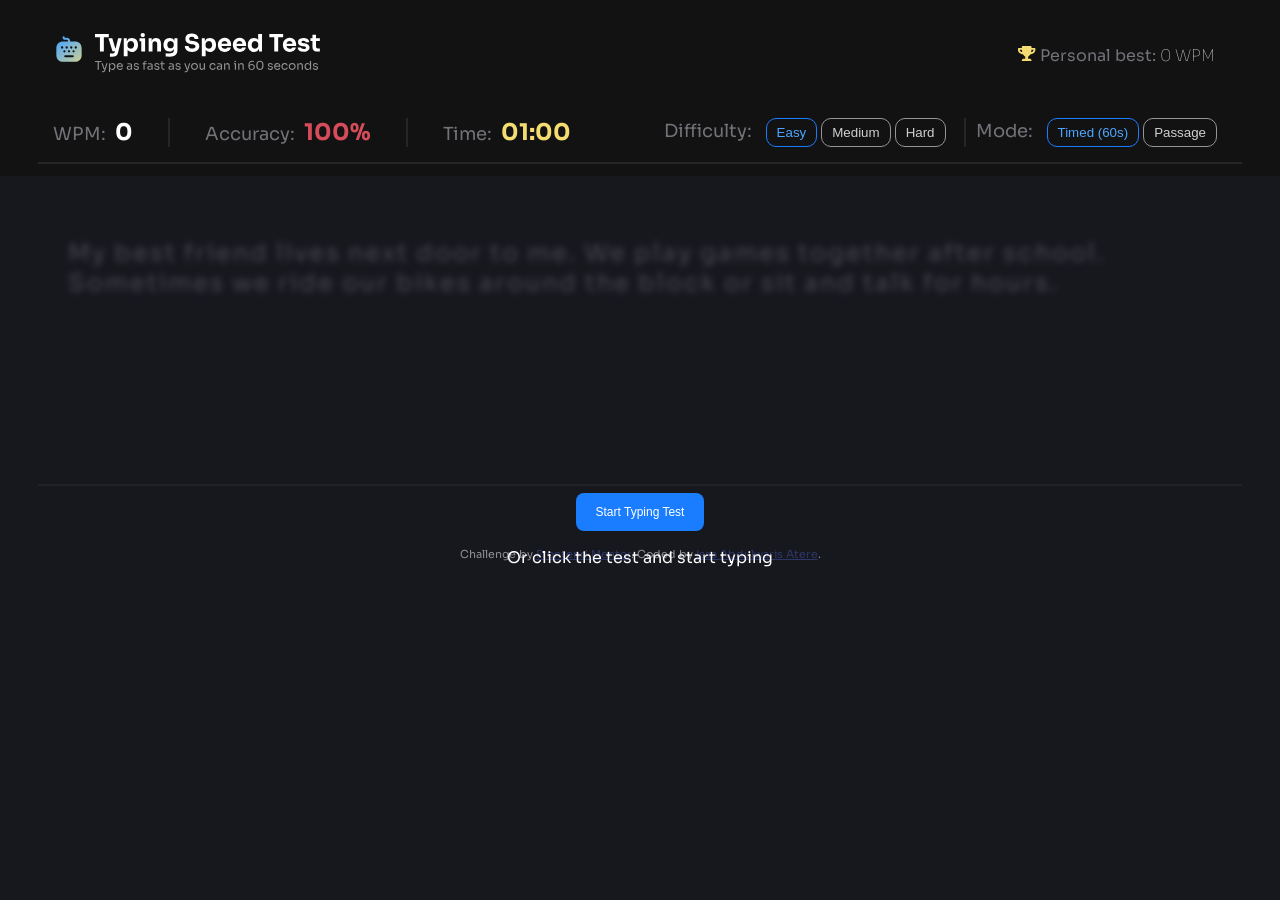
<file: index.html>
<!DOCTYPE html>
<html lang="en">
<head>
  <meta charset="UTF-8">
  <meta name="viewport" content="width=device-width, initial-scale=1.0">

  <link rel="icon" type="image/png" sizes="32x32" href="./typing-speed-test-main/assets/images/favicon-32x32.png">
  <link font-family="Sora" href="https://fonts.googleapis.com/css2?family=Sora:wght@400;700&display=swap" rel="stylesheet">
  <link rel="stylesheet" href="styles/type-speed.css">
  <link rel="stylesheet" href="styles/share/general.css">

  <title>Frontend Mentor | Typing Speed Test</title>

  <style>
    .attribution { font-size: 11px; text-align: center; }
    .attribution a { color: hsl(228, 45%, 44%); }
  </style>
</head>
<body>
  <header>
  </header>
  <main>
  </main>
  <footer>
    <button type="reset" class="general-button restart js-restart-button">
      <span>Restart Test</span> 
      <img src="typing-speed-test-main/assets/images/icon-restart.svg"
        alt="Restart icon" class="restart-image">
    </button><br>

    <div class="attribution">
      Challenge by <a href="https://www.frontendmentor.io?ref=challenge">Frontend Mentor</a>. 
      Coded by <a href="https://www.linkedin.com/in/issa-abdulwaris-atere-b4329639b" target="_blank">Issa Abdulwaris Atere</a>.
    </div>
  </footer>
  <script type="module" src="src/type-speed.js"></script>
</body>
</html>
</file>
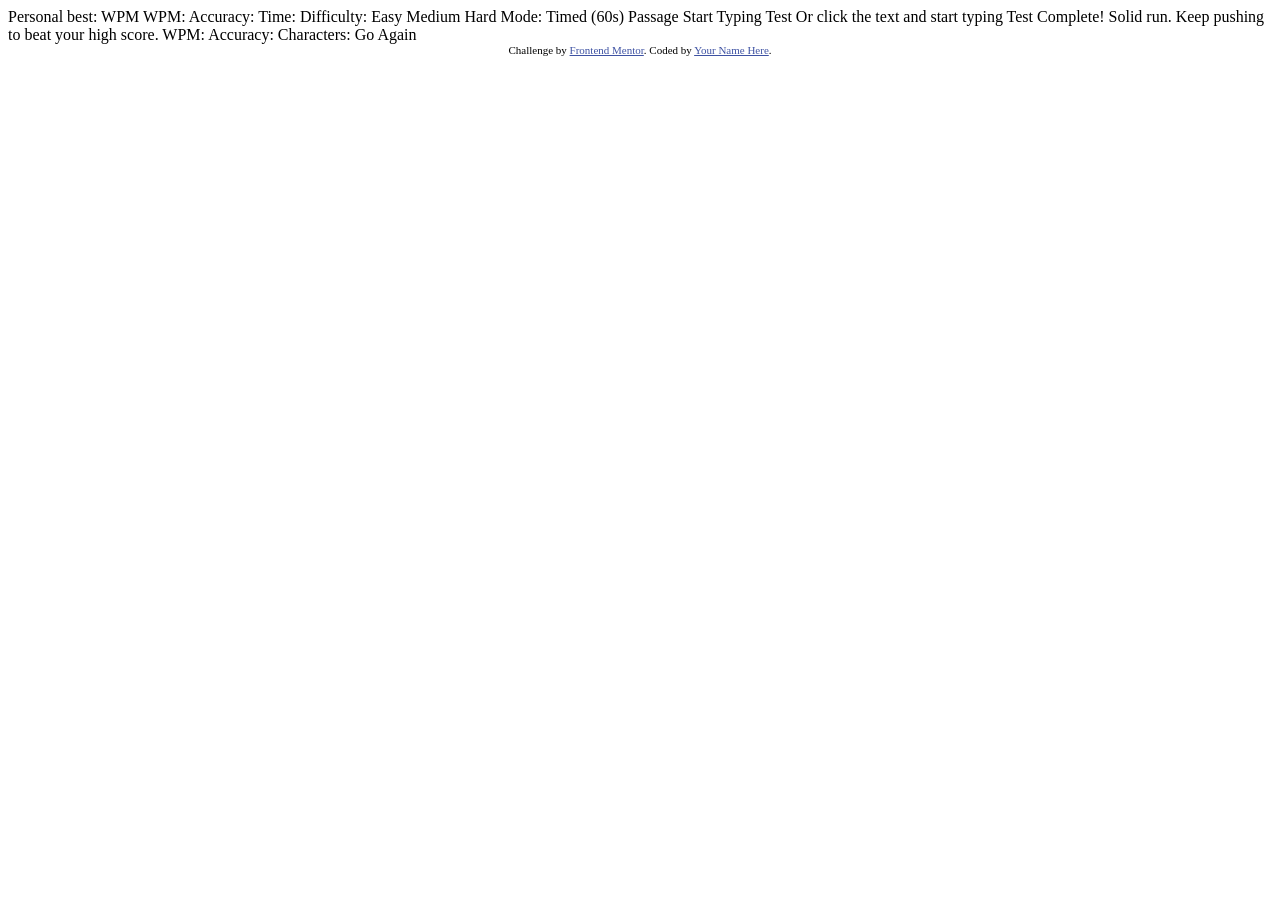
<file: typing-speed-test-main/index.html>
<!DOCTYPE html>
<html lang="en">
<head>
  <meta charset="UTF-8">
  <meta name="viewport" content="width=device-width, initial-scale=1.0"> <!-- displays site properly based on user's device -->

  <link rel="icon" type="image/png" sizes="32x32" href="./assets/images/favicon-32x32.png">
  
  <title>Frontend Mentor | Typing Speed Test</title>

  <!-- Feel free to remove these styles or customise in your own stylesheet 👍 -->
  <style>
    .attribution { font-size: 11px; text-align: center; }
    .attribution a { color: hsl(228, 45%, 44%); }
  </style>
</head>
<body>

  Personal best: <!-- PB --> WPM

  WPM: <!-- WPM -->
  Accuracy: <!-- Accuracy -->
  Time: <!-- Time -->

  Difficulty:
  Easy
  Medium
  Hard

  Mode:
  Timed (60s)
  Passage

  <!-- Passage -->

  Start Typing Test
  Or click the text and start typing

  <!-- Test Complete Start -->

  Test Complete!
  Solid run. Keep pushing to beat your high score.

  WPM: <!-- WPM -->
  Accuracy: <!-- Accuracy -->
  Characters: <!-- Correct/Incorrect -->

  Go Again
  
  <!-- Test Complete End -->

  <div class="attribution">
    Challenge by <a href="https://www.frontendmentor.io?ref=challenge">Frontend Mentor</a>. 
    Coded by <a href="#">Your Name Here</a>.
  </div>
</body>
</html>
</file>
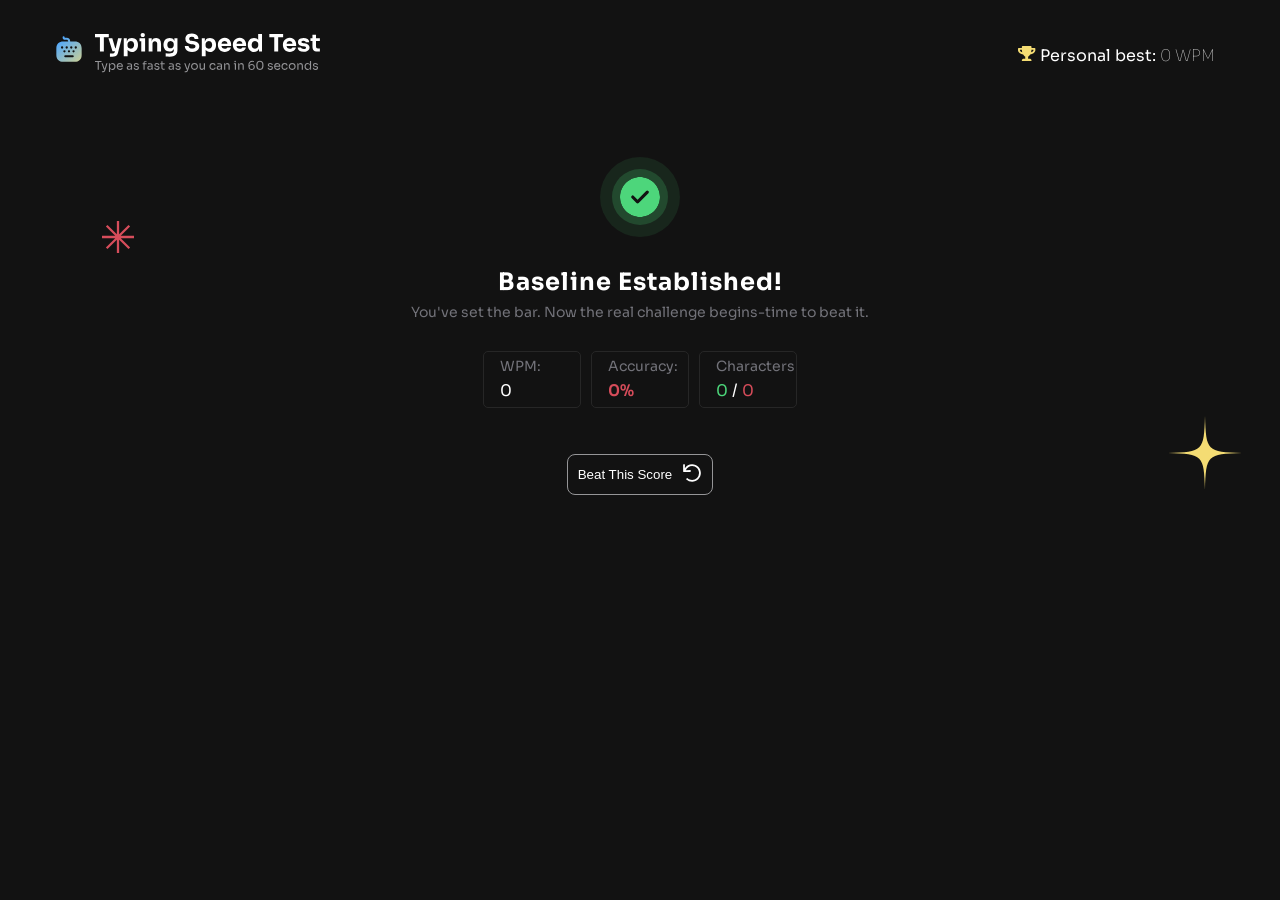
<file: first-result-test.html>
<!DOCTYPE html>
<html lang="en">
<head>
  <meta charset="UTF-8">
  <meta name="viewport" content="width=device-width, initial-scale=1.0">
  <title>First Test Result</title>
  <link rel="icon" type="image/png" sizes="32x32" href="./typing-speed-test-main/assets/images/favicon-32x32.png">
  <link font-family="Sora" href="https://fonts.googleapis.com/css2?family=Sora:wght@400;700&display=swap" rel="stylesheet">

  <link rel="stylesheet" href="styles/share/general.css">
  <link rel="stylesheet" href="styles/first-result-test.css">
</head>
<body>
  <header></header>
  <main></main>
  <script type="module" src="src/first-result-test.js"></script>
</body>
</html>
</file>
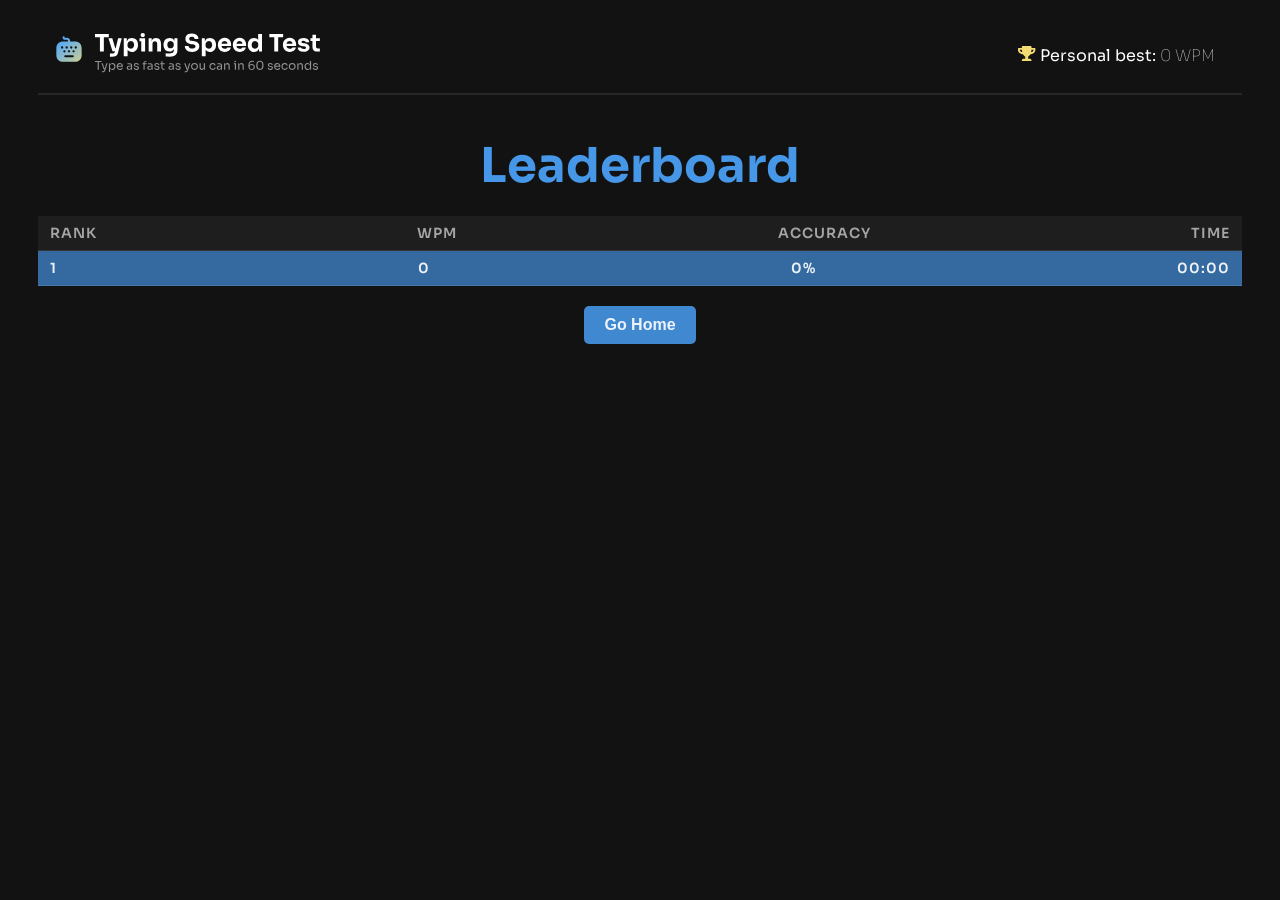
<file: leaderboard.html>
<!DOCTYPE html>
<html lang="en">
<head>
  <meta charset="UTF-8">
  <meta name="viewport" content="width=device-width, initial-scale=1.0">
  <title>Leaderboard</title>
  <link rel="icon" type="image/png" sizes="32x32" href="./typing-speed-test-main/assets/images/favicon-32x32.png">
  <link font-family="Sora" href="https://fonts.googleapis.com/css2?family=Sora:wght@400;700&display=swap" rel="stylesheet">

  <link rel="stylesheet" href="styles/share/general.css">
  <link rel="stylesheet" href="styles/leaderboard.css">
</head>
<body>
  <header></header>
  <main>
    <section class="leaderboard-section">
      <h1 class="leaderboard-title">Leaderboard</h1>
      <div class="leaderboard-table">
        <div class="table-header">
          <span class="header-rank">Rank</span>
          <span class="header-wpm">WPM</span>
          <span class="header-accuracy">Accuracy</span>
          <span class="header-time">Time</span>
        </div>
        <div class="table-body">
        </div>
      </div>

      <button type="reset" class="go-to-home js-go-to-home">Go Home</button>
    </section>
  </main>

  <script type="module" src="src/leaderboard.js"></script>
</body>
</html>
</file>
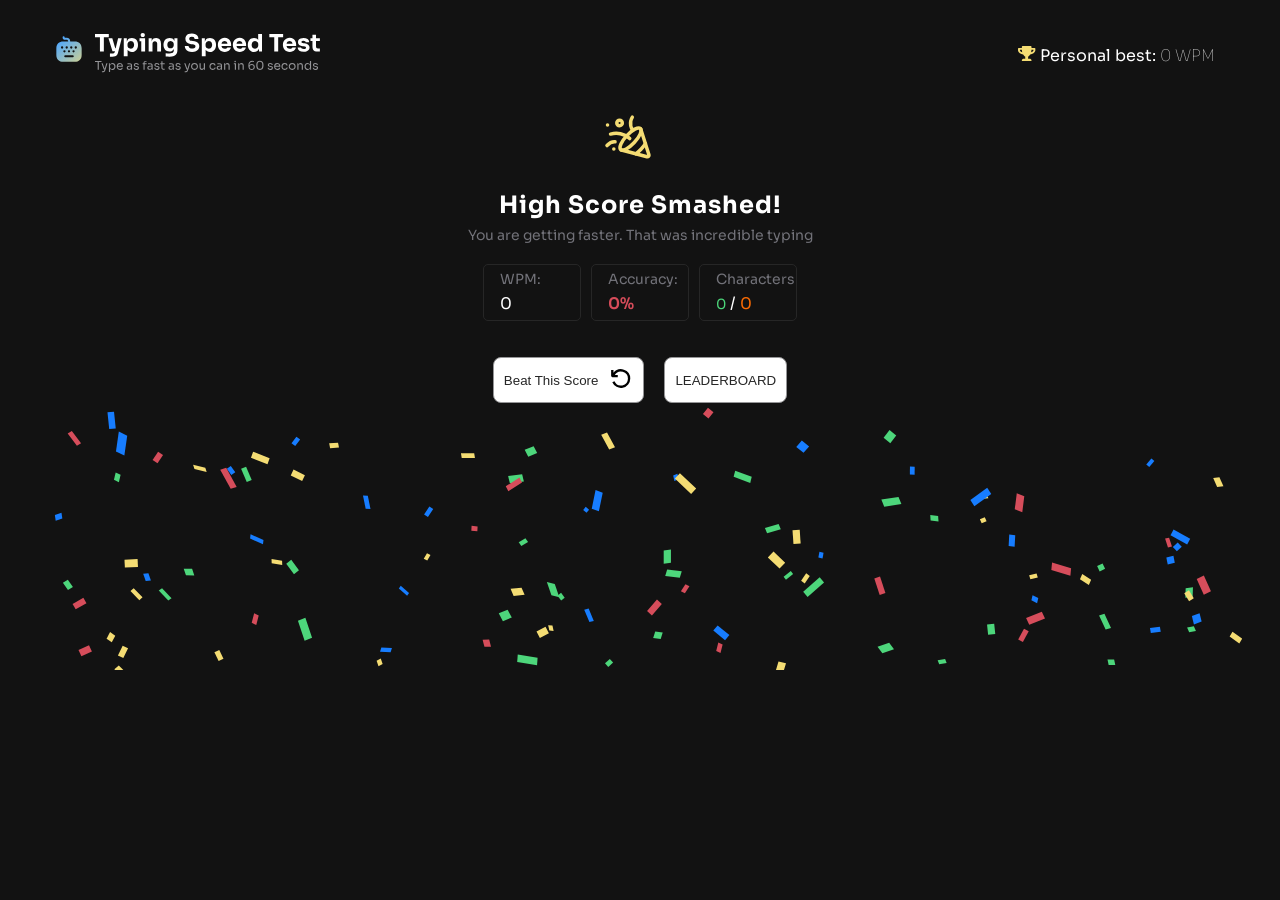
<file: second-result.html>
<!DOCTYPE html>
<html lang="en">
<head>
  <meta charset="UTF-8">
  <meta name="viewport" content="width=device-width, initial-scale=1.0">
  <title>Second Result</title>

  <link rel="icon" type="image/png" sizes="32x32" href="./typing-speed-test-main/assets/images/favicon-32x32.png">
  <link font-family="Sora" href="https://fonts.googleapis.com/css2?family=Sora:wght@400;700&display=swap" rel="stylesheet">

  <link rel="stylesheet" href="styles/share/general.css">
  <link rel="stylesheet" href="styles/second-result.css">
</head>
<body>
  
  <header></header>
  <main></main>
  <script type="module" src="src/second-result.js"></script>
</body>
</html>
</file>
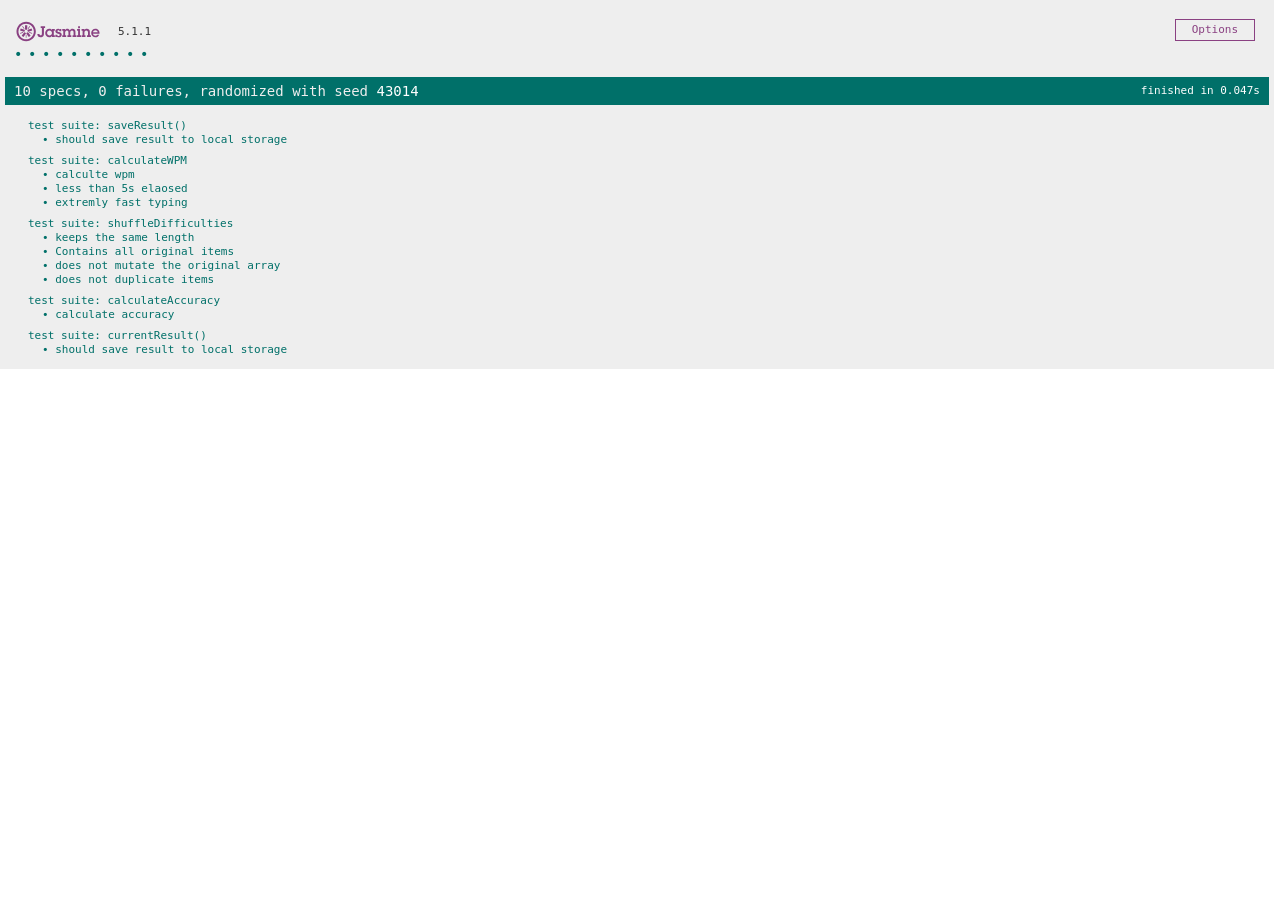
<file: jasmine-standalone-5.1.1/jasmine-test.html>
<!DOCTYPE html>
<html lang="en">
<head>
  <meta charset="utf-8">
  <title>Jasmine Spec Runner v5.1.1</title>

  <link rel="shortcut icon" type="image/png" href="lib/jasmine-5.1.1/jasmine_favicon.png">
  <link rel="stylesheet" href="lib/jasmine-5.1.1/jasmine.css">

  <script src="lib/jasmine-5.1.1/jasmine.js"></script>
  <script src="lib/jasmine-5.1.1/jasmine-html.js"></script>
  <script src="lib/jasmine-5.1.1/boot0.js"></script>
  <!-- optional: include a file here that configures the Jasmine env -->
  <script src="lib/jasmine-5.1.1/boot1.js"></script>

  <script src="src/typespeedTest.js" type="module"></script>
</head>
<body>
  <header></header>
  <main></main>
</body>
</html>
</file>
<file: styles/type-speed.css>
:root {
  --black: hsl(0, 0%, 7%);
  --mediumBlack: hsl(0, 0%, 15%);
  --lightBlack: hsla(240, 19%, 14%, 0.498);
  --lighterBlack: hsla(240, 1%, 59%, 0.2);
  --white: hsla(0, 0%, 100%, 0.8);
  --green: hsl(140, 63%, 57%);
  --red: hsl(354, 63%, 57%);
  --pureWhite: hsl(0, 0%, 100%);
  --yellow: hsl(49, 85%, 70%);
  --grey: hsl(240, 1%, 59%);
  --gray: hsl(240, 3%, 46%);
  --lightGrey: hsl(0, 0%, 100%, .5);
  --blue: hsl(214, 100%, 55%);
  --lightBlue: hsl(210, 100%, 65%);
}

.start-message {
  position: fixed;
  width: 100%;
  top: 11em;
  bottom: 0;
  left: 0;
  z-index: 3;
  background-color: var(--lightBlack);
  display: flex;
  flex-direction: column;
  justify-content: center;
  align-items: center;
}
.content {
  display: flex;
  justify-content: space-between;
  align-items: center;
  column-gap: 2.1875rem;
  /* width: 50%; */
}
.dif-mode-content {
  column-gap: 1.125rem;
}
.dif-mode-content-small {
  display: none;
}
.accuracy-info {
  border: none;
  border-left: 0.125rem solid var(--mediumBlack);
  border-right: 0.125rem solid var(--mediumBlack);
  padding: 0 2.1875rem;
}
.mode-info {
  border: none;
  border-left: 0.125rem solid var(--mediumBlack);
  padding: 0 0.625rem;
}
.information {
  color: var(--gray);
}
.info {
  font-size: 1.125rem;
}

.wpm-value {
  color: var(--pureWhite);
}
.accuracy-value {
  color: var(--red);
  font-weight: 700;
}
.time-value {
  color: var(--yellow);
}
.wpm-value, .accuracy-value, .time-value {
  font-weight: 700;
  font-size: 1.4375rem;
  margin-left: 0.3125rem;
}
.general-button {
  cursor: pointer;
  background-color: transparent;
  border-radius: 0.625rem;
  border: 0.0625rem solid var(--grey);
  padding: 0.375rem 0.625rem;
  color: var(--white);
}
.general-button:hover {
  opacity: .8;
}
.general-button:focus {
  opacity: .9;
}
.general-button.active {
  border-color: var(--blue);
  color: var(--lightBlue);
}
.general-button.easy, .general-button.timed {
  margin-left: 0.625rem;
}

main {
  border: none;
  border-bottom: 0.125rem solid var(--mediumBlack);
  padding: 1.875rem 0.625rem 0em 0.625rem;
}

.typing-container {
  background-color: transparent;
  margin-right: 0.625rem;
  padding: 1.25rem;
  border-radius: 0.625rem;
  border: none;
  min-height: 15.625rem;
  position: relative;
}
.text-to-type {
  position: absolute;
  right: 1.25rem;
  left: 1.25rem;
  font-size: 1.5rem;
  line-height: 1.875rem;
  text-wrap: wrap;
  color: var(--gray);
  pointer-events: none;
  letter-spacing: 0.125rem;
  word-wrap: break-word;
  filter: blur(0.1875rem);
}

.custom-container {
  z-index: 100;
  position: fixed;
  display: none;
  justify-content: center;
  align-items: flex-end;
  left: 0;
  right: 0;
  column-gap: 0.625rem;
}
.custom-textarea {
  height: 12.5rem;
  width: 12.5rem;
  border-radius: 0.625rem;
  color: var(--mediumBlack);
  background-color: var(--lightGrey);
  border: none;
  resize: none;
  outline: none;
  text-align: left;
  padding: 0.625rem 0.3125rem 0.3125rem 0.625rem;
  font-size: 1rem;
}

.custom-textarea::placeholder {
  color: var(--yellow);
}

.go:hover {
  opacity: .8;
}
.go:focus {
  background-color: var(--pureWhite);
  color: var(--black);
  border: 0.0625rem solid var(--pureWhite);
}

.text-area {
  position: absolute;
  width: 100%;
  font-size: 1.5rem;
  line-height: 1.875rem;
  z-index: 2;
  caret-color: var(--grey);
  border: none;
  border-radius: 0.625rem;
  resize: none;
  outline: none;
  padding: 1.5rem 0em;
  min-height: 15.625rem;
  background-color: transparent;
  letter-spacing: 0.125rem;
  white-space: pre-wrap;
  color: transparent;
}

footer {
  margin-top: 2.5rem;
}
.restart {
  border: none;
  background-color: var(--mediumBlack);
  font-size: 1.125rem;
  padding: 0.9375rem 1.25rem;
  margin: auto;
  display: none;
  align-items: center;
  justify-content: center;
  column-gap: 0.625rem;
  transition: .15s;
}

.start-button {
  background-color: var(--blue);
  padding: 0.75rem 1.25rem;
  border-radius: 0.5rem;
  border: none;
  font-size: 0.75rem;
  color: var(--pureWhite);
  transition: .15s;
}

.start-button:hover, .restart:hover {
  background-color: var(--lightBlue);
  opacity: 1;
}
.start-button:focus, .restart:focus {
  outline: 0.0625rem solid var(--lightBlue);
  border: 0.125rem solid var(--black);
  opacity: 1;
}

@media (max-width: 37.5em) {
  .content {
    column-gap: 1.5rem;
    justify-content: center;
    width: 100%;
  }
  .info {
    display: flex;
    flex-direction: column;
    justify-content: center;
    align-items: center;
    row-gap: 0.3125rem;
  }
  .accuracy-info {
    padding: 0 1.25rem;
  }
  .dif-mode-content-small {
    display: flex;
    width: 100%;
    align-items: flex-start;
    justify-content: space-between;
  }
  .dif-mode-content-small .drop-down {
    background-color: var(--mediumBlack);
    color: var(--pureWhite);
    flex-direction: column;
    row-gap: 0.625rem;
    border-radius: 0.3125rem;
    border: none;
    padding: 0.625rem 0;
    position: absolute;
    display: none;
    cursor: pointer;
    transition: .15s;
  }
  .drop-down label input, .drop-down label label {
    cursor: pointer;
  }
  .drop-down-time {
    right: 1.25rem;
    top: 10.8em;
    z-index: 4;
  }
  .drop-down-mode {
    top: 10.8em;
    z-index: 4;
  }
  .easy-time-select {
    display: flex;
    align-items: center;
    justify-content: space-between;
    width: 100%;
    column-gap: 0.9375rem;
  }
  .list {
    border-radius: 0.3125rem;
    border: 0.125rem solid var(--mediumBlack);
    display: flex;
    align-items: center;
    justify-content: center;
    column-gap: 0.5rem;
    width: 50%;
    padding: 0.3125rem 0;
    cursor: pointer;
    transition: .15s;
  }
  .list:hover {
    border: 0.0625rem solid var(--gray);
  }
  .list:focus {
    border: 0.125rem solid var(--gray);
  }
  .drop-down label:nth-child(even) {
    border: none;
    border-top: 0.0625rem solid var(--gray);
    border-bottom: 0.0625rem solid var(--gray);
    padding: 0.625rem 0;
    width: 10rem;
  }
  .passage {
    border-bottom: none;
    padding-bottom: 0;
  }
  .dif-mode-content {
    display: none;
  }
  .text-to-type {
    font-size: 1rem;
    letter-spacing: 0;
  }
  .text-area {
    min-height: 21.875rem;
    font-size: 1rem;
    padding-top: 0.9375rem;
    letter-spacing: 0em;
  }
  main {
    padding: 1.25rem 0em 0em 0.3125rem;
  }
  footer {
    margin-top: 6em;
  }
}
</file>
<file: styles/share/general.css>
:root {
  --black: hsl(0, 0%, 7%);
  --mediumBlack: hsl(0, 0%, 15%);
  --lightblack: hsla(240, 1%, 59%, 0.5);
  --white: hsla(0, 0%, 100%, 0.8);
  --green: hsl(140, 63%, 57%);
  --red: hsl(354, 63%, 57%);
}

body {
  font-family: 'Sora', sans-serif;
  font-weight: 400;
  color: white;
  background-color: var(--black);
  padding: 0.625rem 1.875rem;
  font-size: 1rem;
}
header {
  border: none;
  border-bottom: 0.125rem solid var(--mediumBlack);
  padding: 0.9375rem;
  display: flex;
  flex-direction: column;
  row-gap: 2.5rem;
}
.type-header {
  display: flex;
  justify-content: space-between;
  align-items: center;
}
.typing-logo-small {
  display: none;
}
.cup {
  /* width: 8%; */
  width: 1.125rem;
}
.personal-best-container {
  margin-right: 0.75rem;
}
.personal-best-2 {
  display: none;
}
.personal-best-value {
  color: var(--white);
  font-weight: 100;
}
.correct {
  color: var(--green);
}

.incorrect {
  color: var(--red);
  text-decoration: underline;
}

.current {
  height: 0.625rem;
  padding: 0 0.1rem;
  border-radius: 0.3125rem;
  background-color: var(--white);
  text-align: center;
  animation: blinking 1.5s linear 2s infinite alternate;
}

@keyframes blinking {
  from {background-color: var(--lightblack);}
  to {background-color: var(--white);}
}

@media (prefers-reduced-motion: reduce) {
  * {
    transition: none !important;
    animation-duration: 0s !important;
  }

}

@media (max-width: 37.5em) {
  body {
    padding: 0;
  }
  header {
    padding: 0.625rem 0.625rem 1.25rem 0.625rem ;
    row-gap: 0.625rem;
  }
  .type-bottom-header {
    justify-content: center;
    flex-direction: column;
    row-gap: 0.9375rem;
  }
  .cup {
    width: 1rem;
  }
  .personal-best-container {
    margin-right: 0em;
  }
    .typing-logo-small {
    display: initial;
  }
  .typing-logo-large {
    display: none;
  }
  .personal-best {
    display: none;
  }
  .personal-best-2 {
    display: initial;
  }
}
</file>
<file: styles/first-result-test.css>
header {
  border: none;
}
main {
  display: flex;
  justify-content: center;
  margin-top: 4em;
  position: relative;
}
.star-one, .star-two {
  position: absolute;
}
.star-one {
  left: 4em;
  top: 4em;
}
.star-two {
  bottom: 0;
  right: 0;
}

.middle-section {
  display: flex;
  flex-direction: column;
  align-items: center;
  row-gap: 1.25rem;
}
.completed-icon, .completed-icon-container {
  border-radius: 50%;
  background-color: hsla(140, 63%, 57%, .1);
  display: flex;
  align-items: center;
  justify-content: center;
  width: 5rem;
  height: 5rem;
  border: none;
}
.completed-icon {
  width: 70%;
  height: 70%;
  background-color: hsla(140, 63%, 57%, .2);
}
.completed-icon img {
  width: 70%;
}

.base-encourage {
  text-align: center;
  font-weight: 400;
  line-height: 0.625rem;
}
.base-encourage h2 {
  letter-spacing: 0.0625rem;
}
.base-encourage p, .wpm-info div span:first-child {
  color: hsl(240, 3%, 46%);
  font-size: 0.875rem;
}

.wpm-info {
  display: flex;
  justify-content: center;
  align-items: center;
  column-gap: 0.625rem;
}
.wpm-info div {
  display: flex;
  flex-direction: column;
  justify-content: center;
  padding-left: 1em;
  row-gap: 0.3125rem;
  border: 0.0625rem solid hsl(0, 0%, 15%);
  border-radius: 0.3125rem;
  min-width: 5rem;
  min-height: 3.4375rem;
}
.accuracy {
  color: hsl(354, 63%, 57%);
  font-weight: 600;
}

.start-over {
  display: flex;
  align-items: center;
  justify-content: center;
  column-gap: 0.625rem;
  border-radius: 0.5rem;
  padding: 0.5rem 0.625rem;
  background-color: transparent;
  border: 0.0625rem solid hsl(240, 1%, 59%);
  font-weight: 400;
  cursor: pointer;
  margin-top: 2em;
  color: white;
}

.start-over span img {
  color: black;
}

.start-over:hover {
  background-color: hsl(240, 1%, 59%);
}
.start-over:focus {
  background-color: hsl(210, 100%, 65%);
  outline: 0.125rem solid hsl(214, 100%, 55%);
  border: 0.125rem solid hsl(0, 0%, 7%);
}

@media (max-width: 37.5em) {
  .star-one img, .star-two img {
    width: 1.875rem;
  }
  .star-one {
    left: 1em;
    top: 2em;
  }
  .star-two {
    bottom: -5em;
    right: 5em;
  }
  .base-encourage h1 {
    font-size: 1.5rem;
  }
  .base-encourage p {
    line-height: 0.9375rem;
    font-size: 1rem;
  }
  .wpm-info {
    flex-direction: column;
    align-items: flex-start;
    row-gap: 0.625rem;
    column-gap: 0;
    width: 80%;
  }
  .wpm-info div {
    min-height: 4.6875rem;
    width: 100%;
  }
}
</file>
<file: styles/leaderboard.css>
h1 {
  font-size: 3rem;
  font-weight: 700;
  color: hsla(210, 100%, 65%, 0.9);
  margin-bottom: 1.25rem;
  text-align: center;

}
.table-body {
  max-height: 25rem;
  overflow-y: auto;
}
.table-body div:nth-child(odd) {
  background-color: hsla(210, 100%, 65%, 0.6);
  color: hsla(0, 0%, 100%, 0.9);
}

.table-header, .table-row {
  font-size: 0.875rem;
  font-weight: 600;
  text-transform: uppercase;
  letter-spacing: 0.0625rem;
  color: hsla(0, 0%, 100%, 0.6);
  display: flex;
  justify-content: space-between;
  padding: 0.5rem 0.75rem;
  border-bottom: 0.0625rem solid hsla(0, 0%, 100%, 0.1);
  text-align: center;
}
.table-header {
  background-color: hsla(0, 0%, 100%, 0.05);
}

.go-to-home {
  padding: 0.625rem 1.25rem;
  font-size: 1rem;
  font-weight: 600;
  color: hsla(0, 0%, 100%, 0.9);
  background-color: hsla(210, 100%, 65%, 0.8);
  border: none;
  border-radius: 0.3125rem;
  cursor: pointer;
  transition: 0.3s ease;
  display: flex;
  margin: auto;
  margin-top: 1.25rem;
}
.go-to-home:hover {
  background-color: hsla(210, 100%, 65%, 1);
}
.go-to-home:focus {
  outline: none;
  box-shadow: 0 0 0 0.1875rem hsla(210, 100%, 65%, 0.5);
}

@media (max-width: 37.5em) {
  .table-header, .table-row {
    font-size: 0.75rem;
    padding: 0.375rem 0.5rem;
  }
  h1 {
    font-size: 2rem;
    margin-bottom: 0.9375rem;
  }
}
</file>
<file: styles/second-result.css>
header {
  border: none;
}
main {
  display: flex;
  justify-content: center;
  margin-top: 1em;
  position: relative;
}
.pattern-confetti {
  position: absolute;
  bottom: -17em;
}
.pattern-confetti-img {
  width: 100%;
  animation: glowing 1.5s linear 0.2s infinite alternate;
}

.middle-section {
  display: flex;
  flex-direction: column;
  align-items: center;
  row-gap: 0.625rem;
}
.completed-icon img {
  width: 70%;
}

.base-encourage {
  text-align: center;
  font-weight: 400;
  line-height: 0.625rem;
}
.base-encourage h2 {
  letter-spacing: 0.0625rem;
}
.base-encourage p, .wpm-info div span:first-child {
  color: hsl(240, 3%, 46%);
  font-size: 0.875rem;
}

.wpm-info {
  display: flex;
  justify-content: center;
  align-items: center;
  column-gap: 0.625rem;
}
.wpm-info div {
  display: flex;
  flex-direction: column;
  justify-content: center;
  padding-left: 1em;
  row-gap: 0.3125rem;
  border: 0.0625rem solid hsl(0, 0%, 15%);
  border-radius: 0.3125rem;
  min-width: 5rem;
  min-height: 3.4375rem;
}
.accuracy {
  color: hsl(354, 63%, 57%);
  font-weight: 600;
}

footer {
  display: flex;
  column-gap: 1.25rem;
}

.start-over, .learderboard {
  display: flex;
  align-items: center;
  justify-content: center;
  column-gap: 0.625rem;
  border-radius: 0.5rem;
  padding: 0.5rem 0.625rem;
  background-color: hsl(0, 0%, 100%);
  border: 0.0625rem solid hsl(240, 1%, 59%);
  font-weight: 400;
  cursor: pointer;
  margin-top: 2em;
  color: hsl(0, 0%, 15%);
  z-index: 2;
  transition: 0.3s;
}

.start-over span img {
  width: 1.5625rem;
}

.start-over:hover, .learderboard:hover {
  background-color: hsl(240, 1%, 59%);
}
.start-over:focus, .learderboard:focus {
  background-color: hsl(210, 100%, 65%);
  outline: 0.125rem solid hsl(214, 100%, 55%);
  border: 0.125rem solid hsl(0, 0%, 7%);
}

@keyframes glowing {
  from {transform: translateY(-40%);}
  to {transform: translateY(10%);}
}

@media (max-width: 37.5em) {
  main {
    margin-top: 3em;
  }
  .middle-section {
    row-gap: 1.25rem;
  }
  .pattern-confetti {
    height: 9.375rem;
    bottom: -7em;
  }

  @keyframes glowing {
    from {transform: translateY(100%);}
    to {transform: translateY(10%);}
  }
  .base-encourage h1 {
    font-size: 1.5rem;
  }
  .base-encourage p {
    line-height: 0.9375rem;
    font-size: 1rem;
  }
  .wpm-info {
    flex-direction: column;
    align-items: flex-start;
    row-gap: 1.25rem;
    width: 80%;
  }
  .wpm-info div {
    min-height: 4.6875rem;
    width: 100%;
  }
  .start-over, .learderboard {
    margin-top: 3em;
  }
}
</file>
<file: jasmine-standalone-5.1.1/lib/jasmine-5.1.1/jasmine.css>
@charset "UTF-8";
body {
  overflow-y: scroll;
}

.jasmine_html-reporter {
  width: 100%;
  background-color: #eee;
  padding: 5px;
  margin: -8px;
  font-size: 11px;
  font-family: Monaco, "Lucida Console", monospace;
  line-height: 14px;
  color: #333;
}
.jasmine_html-reporter a {
  text-decoration: none;
}
.jasmine_html-reporter a:hover {
  text-decoration: underline;
}
.jasmine_html-reporter p, .jasmine_html-reporter h1, .jasmine_html-reporter h2, .jasmine_html-reporter h3, .jasmine_html-reporter h4, .jasmine_html-reporter h5, .jasmine_html-reporter h6 {
  margin: 0;
  line-height: 14px;
}
.jasmine_html-reporter .jasmine-banner,
.jasmine_html-reporter .jasmine-symbol-summary,
.jasmine_html-reporter .jasmine-summary,
.jasmine_html-reporter .jasmine-result-message,
.jasmine_html-reporter .jasmine-spec .jasmine-description,
.jasmine_html-reporter .jasmine-spec-detail .jasmine-description,
.jasmine_html-reporter .jasmine-alert .jasmine-bar,
.jasmine_html-reporter .jasmine-stack-trace {
  padding-left: 9px;
  padding-right: 9px;
}
.jasmine_html-reporter .jasmine-banner {
  position: relative;
}
.jasmine_html-reporter .jasmine-banner .jasmine-title {
  background: url("[data-uri]") no-repeat;
  background: url("[data-uri]") no-repeat, none;
  background-size: 100%;
  display: block;
  float: left;
  width: 90px;
  height: 25px;
}
.jasmine_html-reporter .jasmine-banner .jasmine-version {
  margin-left: 14px;
  position: relative;
  top: 6px;
}
.jasmine_html-reporter #jasmine_content {
  position: fixed;
  right: 100%;
}
.jasmine_html-reporter .jasmine-banner {
  margin-top: 14px;
}
.jasmine_html-reporter .jasmine-duration {
  color: #fff;
  float: right;
  line-height: 28px;
  padding-right: 9px;
}
.jasmine_html-reporter .jasmine-symbol-summary {
  overflow: hidden;
  margin: 14px 0;
}
.jasmine_html-reporter .jasmine-symbol-summary li {
  display: inline-block;
  height: 10px;
  width: 14px;
  font-size: 16px;
}
.jasmine_html-reporter .jasmine-symbol-summary li.jasmine-passed {
  font-size: 14px;
}
.jasmine_html-reporter .jasmine-symbol-summary li.jasmine-passed:before {
  color: #007069;
  content: "•";
}
.jasmine_html-reporter .jasmine-symbol-summary li.jasmine-failed {
  line-height: 9px;
}
.jasmine_html-reporter .jasmine-symbol-summary li.jasmine-failed:before {
  color: #ca3a11;
  content: "×";
  font-weight: bold;
  margin-left: -1px;
}
.jasmine_html-reporter .jasmine-symbol-summary li.jasmine-excluded {
  font-size: 14px;
}
.jasmine_html-reporter .jasmine-symbol-summary li.jasmine-excluded:before {
  color: #bababa;
  content: "•";
}
.jasmine_html-reporter .jasmine-symbol-summary li.jasmine-excluded-no-display {
  font-size: 14px;
  display: none;
}
.jasmine_html-reporter .jasmine-symbol-summary li.jasmine-pending {
  line-height: 17px;
}
.jasmine_html-reporter .jasmine-symbol-summary li.jasmine-pending:before {
  color: #ba9d37;
  content: "*";
}
.jasmine_html-reporter .jasmine-symbol-summary li.jasmine-empty {
  font-size: 14px;
}
.jasmine_html-reporter .jasmine-symbol-summary li.jasmine-empty:before {
  color: #ba9d37;
  content: "•";
}
.jasmine_html-reporter .jasmine-run-options {
  float: right;
  margin-right: 5px;
  border: 1px solid #8a4182;
  color: #8a4182;
  position: relative;
  line-height: 20px;
}
.jasmine_html-reporter .jasmine-run-options .jasmine-trigger {
  cursor: pointer;
  padding: 8px 16px;
}
.jasmine_html-reporter .jasmine-run-options .jasmine-payload {
  position: absolute;
  display: none;
  right: -1px;
  border: 1px solid #8a4182;
  background-color: #eee;
  white-space: nowrap;
  padding: 4px 8px;
}
.jasmine_html-reporter .jasmine-run-options .jasmine-payload.jasmine-open {
  display: block;
}
.jasmine_html-reporter .jasmine-bar {
  line-height: 28px;
  font-size: 14px;
  display: block;
  color: #eee;
}
.jasmine_html-reporter .jasmine-bar.jasmine-failed, .jasmine_html-reporter .jasmine-bar.jasmine-errored {
  background-color: #ca3a11;
  border-bottom: 1px solid #eee;
}
.jasmine_html-reporter .jasmine-bar.jasmine-passed {
  background-color: #007069;
}
.jasmine_html-reporter .jasmine-bar.jasmine-incomplete {
  background-color: #bababa;
}
.jasmine_html-reporter .jasmine-bar.jasmine-skipped {
  background-color: #bababa;
}
.jasmine_html-reporter .jasmine-bar.jasmine-warning {
  margin-top: 14px;
  margin-bottom: 14px;
  background-color: #ba9d37;
  color: #333;
}
.jasmine_html-reporter .jasmine-bar.jasmine-menu {
  background-color: #fff;
  color: #000;
}
.jasmine_html-reporter .jasmine-bar.jasmine-menu a {
  color: blue;
  text-decoration: underline;
}
.jasmine_html-reporter .jasmine-bar a {
  color: white;
}
.jasmine_html-reporter.jasmine-spec-list .jasmine-bar.jasmine-menu.jasmine-failure-list,
.jasmine_html-reporter.jasmine-spec-list .jasmine-results .jasmine-failures {
  display: none;
}
.jasmine_html-reporter.jasmine-failure-list .jasmine-bar.jasmine-menu.jasmine-spec-list,
.jasmine_html-reporter.jasmine-failure-list .jasmine-summary {
  display: none;
}
.jasmine_html-reporter .jasmine-results {
  margin-top: 14px;
}
.jasmine_html-reporter .jasmine-summary {
  margin-top: 14px;
}
.jasmine_html-reporter .jasmine-summary ul {
  list-style-type: none;
  margin-left: 14px;
  padding-top: 0;
  padding-left: 0;
}
.jasmine_html-reporter .jasmine-summary ul.jasmine-suite {
  margin-top: 7px;
  margin-bottom: 7px;
}
.jasmine_html-reporter .jasmine-summary li.jasmine-passed a {
  color: #007069;
}
.jasmine_html-reporter .jasmine-summary li.jasmine-failed a {
  color: #ca3a11;
}
.jasmine_html-reporter .jasmine-summary li.jasmine-empty a {
  color: #ba9d37;
}
.jasmine_html-reporter .jasmine-summary li.jasmine-pending a {
  color: #ba9d37;
}
.jasmine_html-reporter .jasmine-summary li.jasmine-excluded a {
  color: #bababa;
}
.jasmine_html-reporter .jasmine-specs li.jasmine-passed a:before {
  content: "• ";
}
.jasmine_html-reporter .jasmine-specs li.jasmine-failed a:before {
  content: "× ";
}
.jasmine_html-reporter .jasmine-specs li.jasmine-empty a:before {
  content: "* ";
}
.jasmine_html-reporter .jasmine-specs li.jasmine-pending a:before {
  content: "• ";
}
.jasmine_html-reporter .jasmine-specs li.jasmine-excluded a:before {
  content: "• ";
}
.jasmine_html-reporter .jasmine-description + .jasmine-suite {
  margin-top: 0;
}
.jasmine_html-reporter .jasmine-suite {
  margin-top: 14px;
}
.jasmine_html-reporter .jasmine-suite a {
  color: #333;
}
.jasmine_html-reporter .jasmine-failures .jasmine-spec-detail {
  margin-bottom: 28px;
}
.jasmine_html-reporter .jasmine-failures .jasmine-spec-detail .jasmine-description {
  background-color: #ca3a11;
  color: white;
}
.jasmine_html-reporter .jasmine-failures .jasmine-spec-detail .jasmine-description a {
  color: white;
}
.jasmine_html-reporter .jasmine-result-message {
  padding-top: 14px;
  color: #333;
  white-space: pre-wrap;
}
.jasmine_html-reporter .jasmine-result-message span.jasmine-result {
  display: block;
}
.jasmine_html-reporter .jasmine-stack-trace {
  margin: 5px 0 0 0;
  max-height: 224px;
  overflow: auto;
  line-height: 18px;
  color: #666;
  border: 1px solid #ddd;
  background: white;
  white-space: pre;
}
.jasmine_html-reporter .jasmine-expander a {
  display: block;
  margin-left: 14px;
  color: blue;
  text-decoration: underline;
}
.jasmine_html-reporter .jasmine-expander-contents {
  display: none;
}
.jasmine_html-reporter .jasmine-expanded {
  padding-bottom: 10px;
}
.jasmine_html-reporter .jasmine-expanded .jasmine-expander-contents {
  display: block;
  margin-left: 14px;
  padding: 5px;
}
.jasmine_html-reporter .jasmine-debug-log {
  margin: 5px 0 0 0;
  padding: 5px;
  color: #666;
  border: 1px solid #ddd;
  background: white;
}
.jasmine_html-reporter .jasmine-debug-log table {
  border-spacing: 0;
}
.jasmine_html-reporter .jasmine-debug-log table, .jasmine_html-reporter .jasmine-debug-log th, .jasmine_html-reporter .jasmine-debug-log td {
  border: 1px solid #ddd;
}
</file>
